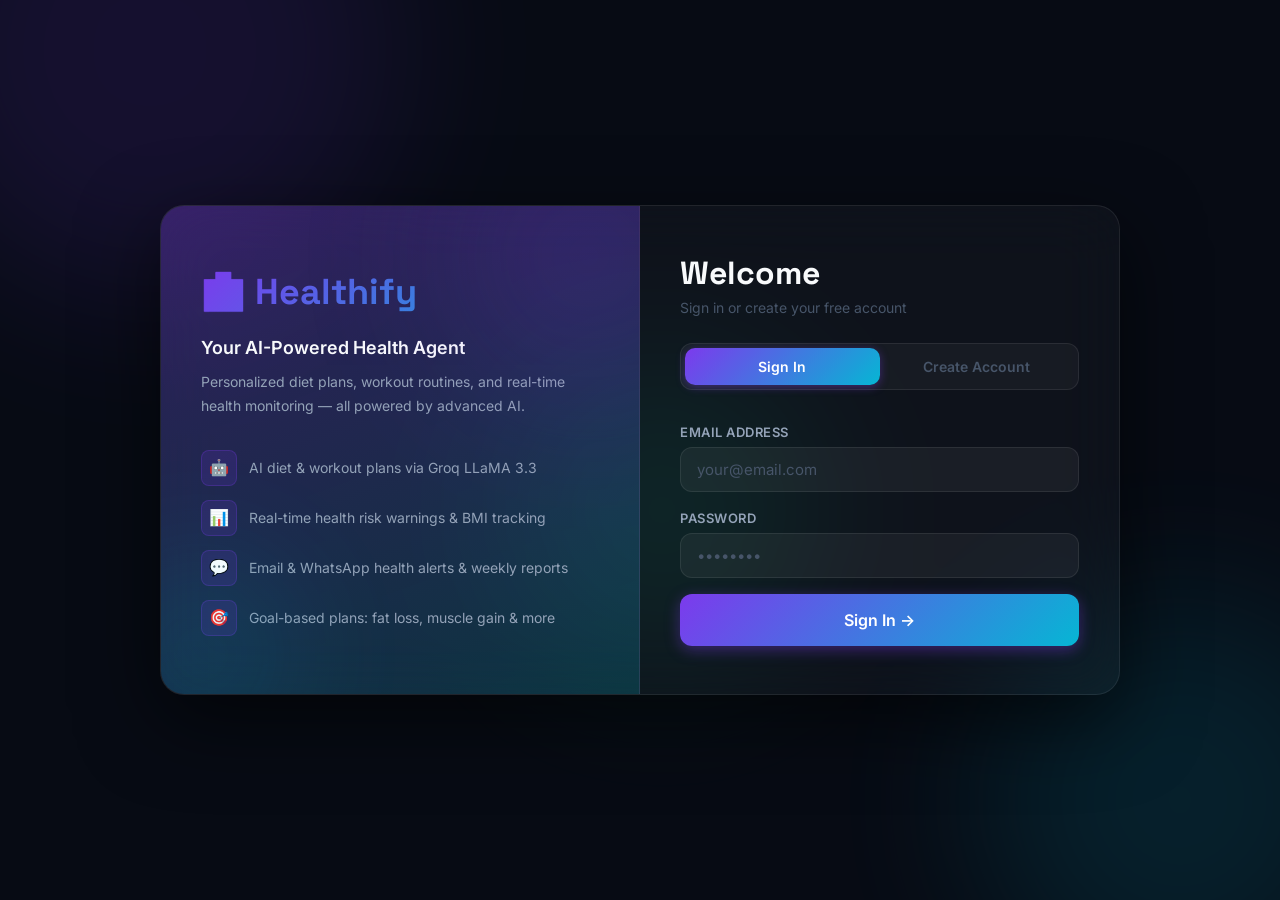
<file: frontend/index.html>
<!DOCTYPE html>
<html lang="en">
<head>
  <meta charset="UTF-8">
  <meta name="viewport" content="width=device-width, initial-scale=1.0">
  <title>Healthify AI — Your Personal Health Agent</title>
  <meta name="description" content="AI-powered personal health monitoring and planning. Get personalized diet plans, workout routines, and health insights powered by Groq AI.">
  <link rel="stylesheet" href="css/main.css">
  <style>
    .auth-page {
      min-height: 100vh;
      display: flex;
      align-items: center;
      justify-content: center;
      padding: 24px;
    }
    .auth-container {
      display: grid;
      grid-template-columns: 1fr 1fr;
      max-width: 960px;
      width: 100%;
      gap: 0;
      background: rgba(255,255,255,0.03);
      border: 1px solid var(--border);
      border-radius: var(--radius-xl);
      overflow: hidden;
      backdrop-filter: blur(30px);
      box-shadow: 0 25px 80px rgba(0,0,0,0.6);
    }
    .auth-hero {
      background: linear-gradient(160deg, rgba(124,58,237,0.3) 0%, rgba(6,182,212,0.2) 100%);
      padding: 48px 40px;
      display: flex;
      flex-direction: column;
      justify-content: center;
      position: relative;
      overflow: hidden;
      border-right: 1px solid var(--border);
    }
    .auth-hero::before {
      content: '';
      position: absolute;
      width: 300px; height: 300px;
      background: var(--primary);
      border-radius: 50%;
      filter: blur(80px);
      opacity: 0.15;
      top: -100px; right: -100px;
    }
    .auth-hero::after {
      content: '';
      position: absolute;
      width: 200px; height: 200px;
      background: var(--secondary);
      border-radius: 50%;
      filter: blur(60px);
      opacity: 0.12;
      bottom: -60px; left: -60px;
    }
    .hero-logo {
      font-family: 'Space Grotesk', sans-serif;
      font-size: 36px;
      font-weight: 900;
      background: var(--grad-brand);
      -webkit-background-clip: text;
      -webkit-text-fill-color: transparent;
      background-clip: text;
      margin-bottom: 12px;
    }
    .hero-tagline { font-size: 18px; font-weight: 600; color: var(--text-primary); margin-bottom: 8px; }
    .hero-sub { color: var(--text-secondary); font-size: 14px; line-height: 1.7; }
    .feature-list { margin-top: 32px; display: flex; flex-direction: column; gap: 14px; }
    .feature-item {
      display: flex; align-items: center; gap: 12px;
      font-size: 14px; color: var(--text-secondary);
    }
    .feature-icon {
      width: 36px; height: 36px;
      background: rgba(124,58,237,0.15);
      border: 1px solid rgba(124,58,237,0.25);
      border-radius: 8px;
      display: flex; align-items: center; justify-content: center;
      font-size: 16px; flex-shrink: 0;
    }

    .auth-form-panel { padding: 48px 40px; }
    .auth-tabs {
      display: flex;
      background: rgba(255,255,255,0.04);
      border-radius: var(--radius-md);
      padding: 4px;
      margin-bottom: 32px;
      border: 1px solid var(--border);
    }
    .auth-tab {
      flex: 1; padding: 10px; text-align: center;
      border-radius: calc(var(--radius-md) - 2px);
      font-weight: 600; font-size: 14px;
      border: none; background: transparent;
      color: var(--text-muted); cursor: pointer;
      font-family: inherit;
      transition: all var(--duration) var(--ease);
    }
    .auth-tab.active {
      background: var(--grad-brand); color: #fff;
      box-shadow: 0 2px 10px rgba(124,58,237,0.4);
    }
    .auth-form { display: none; }
    .auth-form.active { display: flex; flex-direction: column; gap: 16px; }
    .form-row { display: grid; grid-template-columns: 1fr 1fr; gap: 12px; }

    .divider-text {
      text-align: center;
      color: var(--text-muted);
      font-size: 12px;
      position: relative;
    }
    .divider-text::before, .divider-text::after {
      content: '';
      position: absolute;
      top: 50%; height: 1px;
      background: var(--border);
      width: 40%;
    }
    .divider-text::before { left: 0; }
    .divider-text::after  { right: 0; }

    @media (max-width: 768px) {
      .auth-container { grid-template-columns: 1fr; }
      .auth-hero { display: none; }
      .auth-form-panel { padding: 32px 24px; }
      .form-row { grid-template-columns: 1fr; }
    }
  </style>
</head>
<body>
  <!-- Animated Background -->
  <div class="animated-bg">
    <div class="orb orb-1"></div>
    <div class="orb orb-2"></div>
    <div class="orb orb-3"></div>
  </div>

  <div class="auth-page">
    <div class="auth-container">
      <!-- Hero Panel -->
      <div class="auth-hero">
        <div class="hero-logo">🏥 Healthify</div>
        <div class="hero-tagline">Your AI-Powered Health Agent</div>
        <p class="hero-sub">Personalized diet plans, workout routines, and real-time health monitoring — all powered by advanced AI.</p>
        <div class="feature-list">
          <div class="feature-item">
            <div class="feature-icon">🤖</div>
            <span>AI diet & workout plans via Groq LLaMA 3.3</span>
          </div>
          <div class="feature-item">
            <div class="feature-icon">📊</div>
            <span>Real-time health risk warnings & BMI tracking</span>
          </div>
          <div class="feature-item">
            <div class="feature-icon">💬</div>
            <span>Email & WhatsApp health alerts & weekly reports</span>
          </div>
          <div class="feature-item">
            <div class="feature-icon">🎯</div>
            <span>Goal-based plans: fat loss, muscle gain & more</span>
          </div>
        </div>
      </div>

      <!-- Auth Form Panel -->
      <div class="auth-form-panel">
        <h2 style="margin-bottom:4px">Welcome</h2>
        <p style="color:var(--text-muted);font-size:14px;margin-bottom:24px">Sign in or create your free account</p>

        <!-- Tab Switch -->
        <div class="auth-tabs">
          <button class="auth-tab active" onclick="switchTab('login')" id="tab-login">Sign In</button>
          <button class="auth-tab" onclick="switchTab('register')" id="tab-register">Create Account</button>
        </div>

        <!-- Login Form -->
        <form class="auth-form active" id="login-form" onsubmit="handleLogin(event)">
          <div class="form-group">
            <label class="form-label">Email Address</label>
            <input type="email" id="login-email" class="form-control" placeholder="your@email.com" required>
          </div>
          <div class="form-group">
            <label class="form-label">Password</label>
            <input type="password" id="login-password" class="form-control" placeholder="••••••••" required>
          </div>
          <div id="login-error" class="form-error"></div>
          <button type="submit" class="btn btn-primary btn-full btn-lg" id="login-btn">
            <span id="login-btn-text">Sign In →</span>
          </button>
        </form>

        <!-- Register Form -->
        <form class="auth-form" id="register-form" onsubmit="handleRegister(event)">
          <div class="form-row">
            <div class="form-group">
              <label class="form-label">Full Name</label>
              <input type="text" id="reg-name" class="form-control" placeholder="John Doe" required minlength="2">
            </div>
            <div class="form-group">
              <label class="form-label">Age (years)</label>
              <input type="number" id="reg-age" class="form-control" placeholder="25" required min="10" max="120">
            </div>
          </div>
          <div class="form-row">
            <div class="form-group">
              <label class="form-label">Gender</label>
              <select id="reg-gender" class="form-control" required>
                <option value="">Select...</option>
                <option value="male">Male</option>
                <option value="female">Female</option>
                <option value="other">Other</option>
              </select>
            </div>
            <div class="form-group">
              <label class="form-label">Height (cm)</label>
              <input type="number" id="reg-height" class="form-control" placeholder="170" required min="100" max="250">
            </div>
          </div>
          <div class="form-group">
            <label class="form-label">Email Address</label>
            <input type="email" id="reg-email" class="form-control" placeholder="your@email.com" required>
          </div>
          <div class="form-group">
            <label class="form-label">Password</label>
            <input type="password" id="reg-password" class="form-control" placeholder="Minimum 6 characters" required minlength="6">
          </div>
          <div class="form-row">
            <div class="form-group">
              <label class="form-label">WhatsApp Number <span style="color:var(--text-muted)">(optional)</span></label>
              <input type="tel" id="reg-phone" class="form-control" placeholder="+91 98765 43210">
            </div>
            <div class="form-group">
              <label class="form-label">Activity Level</label>
              <select id="reg-activity" class="form-control">
                <option value="sedentary">Sedentary (desk job)</option>
                <option value="light">Light (1-3 days/wk)</option>
                <option value="moderate" selected>Moderate (3-5 days/wk)</option>
                <option value="active">Active (6-7 days/wk)</option>
                <option value="very_active">Very Active (hard training)</option>
              </select>
            </div>
          </div>
          <div id="reg-error" class="form-error"></div>
          <button type="submit" class="btn btn-primary btn-full btn-lg" id="reg-btn">
            <span id="reg-btn-text">Create Account →</span>
          </button>
          <p style="font-size:12px;color:var(--text-muted);text-align:center">
            By registering, you agree that this is an AI health assistant and not a substitute for medical advice.
          </p>
        </form>
      </div>
    </div>
  </div>

  <div id="toast-container"></div>
  <script src="js/api.js"></script>
  <script>
    // Redirect if already logged in
    if (isAuthenticated()) window.location.href = 'dashboard.html';

    function switchTab(tab) {
      document.querySelectorAll('.auth-tab').forEach(t => t.classList.remove('active'));
      document.querySelectorAll('.auth-form').forEach(f => f.classList.remove('active'));
      document.getElementById(`tab-${tab}`).classList.add('active');
      document.getElementById(`${tab}-form`).classList.add('active');
    }

    async function handleLogin(e) {
      e.preventDefault();
      const btn = document.getElementById('login-btn');
      const btnText = document.getElementById('login-btn-text');
      const errEl = document.getElementById('login-error');
      errEl.style.display = 'none';
      btn.disabled = true;
      btnText.innerHTML = '<div class="spinner spinner-sm" style="border-color:rgba(255,255,255,.3);border-top-color:#fff;display:inline-block"></div> Signing in...';

      try {
        await AuthAPI.login(
          document.getElementById('login-email').value,
          document.getElementById('login-password').value
        );
        showToast('Welcome back! Redirecting...', 'success');
        setTimeout(() => window.location.href = 'dashboard.html', 800);
      } catch (err) {
        errEl.textContent = err.message;
        errEl.style.display = 'block';
        btn.disabled = false;
        btnText.textContent = 'Sign In →';
      }
    }

    async function handleRegister(e) {
      e.preventDefault();
      const btn = document.getElementById('reg-btn');
      const btnText = document.getElementById('reg-btn-text');
      const errEl = document.getElementById('reg-error');
      errEl.style.display = 'none';
      btn.disabled = true;
      btnText.innerHTML = '<div class="spinner spinner-sm" style="border-color:rgba(255,255,255,.3);border-top-color:#fff;display:inline-block"></div> Creating account...';

      const phone = document.getElementById('reg-phone').value.trim();
      const payload = {
        name: document.getElementById('reg-name').value.trim(),
        age: parseInt(document.getElementById('reg-age').value),
        gender: document.getElementById('reg-gender').value,
        email: document.getElementById('reg-email').value.trim(),
        password: document.getElementById('reg-password').value,
        height_cm: parseFloat(document.getElementById('reg-height').value),
        activity_level: document.getElementById('reg-activity').value,
        ...(phone ? { phone } : {}),
      };

      try {
        await AuthAPI.register(payload);
        showToast('Account created! Let\'s set up your health profile.', 'success');
        setTimeout(() => window.location.href = 'health-input.html', 1000);
      } catch (err) {
        errEl.textContent = err.message;
        errEl.style.display = 'block';
        btn.disabled = false;
        btnText.textContent = 'Create Account →';
      }
    }
  </script>
</body>
</html>
</file>
<file: frontend/css/main.css>
/* ============================================================
   HEALTHIFY AI — Global Design System
   ============================================================ */

@import url('https://fonts.googleapis.com/css2?family=Inter:wght@300;400;500;600;700;800;900&family=Space+Grotesk:wght@400;500;600;700&display=swap');

/* ─── CSS Custom Properties ───────────────────────────────── */
:root {
  /* Colors */
  --bg-base:       #070b14;
  --bg-surface:    #0d1425;
  --bg-card:       rgba(255,255,255,0.04);
  --bg-card-hover: rgba(255,255,255,0.07);
  --border:        rgba(255,255,255,0.08);
  --border-bright: rgba(255,255,255,0.15);

  /* Brand */
  --primary:     #7c3aed;
  --primary-lt:  #9d5bf5;
  --secondary:   #06b6d4;
  --accent:      #10b981;
  --warning:     #f59e0b;
  --danger:      #ef4444;
  --info:        #3b82f6;

  /* Text */
  --text-primary:   #f8fafc;
  --text-secondary: #94a3b8;
  --text-muted:     #475569;

  /* Gradients */
  --grad-brand:   linear-gradient(135deg, #7c3aed 0%, #06b6d4 100%);
  --grad-success: linear-gradient(135deg, #059669 0%, #10b981 100%);
  --grad-warn:    linear-gradient(135deg, #d97706 0%, #f59e0b 100%);
  --grad-danger:  linear-gradient(135deg, #dc2626 0%, #ef4444 100%);
  --grad-card:    linear-gradient(135deg, rgba(124,58,237,0.15) 0%, rgba(6,182,212,0.08) 100%);

  /* Spacing */
  --space-xs: 4px;  --space-sm: 8px;  --space-md: 16px;
  --space-lg: 24px; --space-xl: 32px; --space-2xl: 48px;

  /* Radius */
  --radius-sm: 8px;  --radius-md: 12px;
  --radius-lg: 16px; --radius-xl: 24px;

  /* Shadow */
  --shadow-sm:   0 1px 3px rgba(0,0,0,0.4);
  --shadow-md:   0 4px 20px rgba(0,0,0,0.5);
  --shadow-lg:   0 8px 40px rgba(0,0,0,0.6);
  --shadow-glow: 0 0 30px rgba(124,58,237,0.25);

  /* Transitions */
  --ease: cubic-bezier(0.4, 0, 0.2, 1);
  --duration: 200ms;
}

/* ─── Reset & Base ────────────────────────────────────────── */
*, *::before, *::after { box-sizing: border-box; margin: 0; padding: 0; }

html { scroll-behavior: smooth; font-size: 16px; }

body {
  font-family: 'Inter', system-ui, -apple-system, sans-serif;
  background-color: var(--bg-base);
  color: var(--text-primary);
  line-height: 1.6;
  min-height: 100vh;
  -webkit-font-smoothing: antialiased;
}

/* ─── Scrollbar ───────────────────────────────────────────── */
::-webkit-scrollbar { width: 6px; height: 6px; }
::-webkit-scrollbar-track { background: var(--bg-surface); }
::-webkit-scrollbar-thumb { background: var(--primary); border-radius: 99px; }

/* ─── Typography ──────────────────────────────────────────── */
h1,h2,h3,h4,h5,h6 {
  font-family: 'Space Grotesk', 'Inter', sans-serif;
  font-weight: 700;
  line-height: 1.2;
  color: var(--text-primary);
}
h1 { font-size: clamp(28px, 5vw, 48px); }
h2 { font-size: clamp(22px, 3vw, 32px); }
h3 { font-size: clamp(18px, 2.5vw, 24px); }
h4 { font-size: 18px; }
p  { color: var(--text-secondary); }
a  { color: var(--primary-lt); text-decoration: none; transition: color var(--duration) var(--ease); }
a:hover { color: var(--secondary); }

/* ─── Layout Utilities ────────────────────────────────────── */
.container { max-width: 1200px; margin: 0 auto; padding: 0 var(--space-lg); }
.flex       { display: flex; }
.flex-col   { display: flex; flex-direction: column; }
.items-center { align-items: center; }
.justify-between { justify-content: space-between; }
.justify-center  { justify-content: center; }
.gap-sm { gap: var(--space-sm); }
.gap-md { gap: var(--space-md); }
.gap-lg { gap: var(--space-lg); }
.grid-2 { display: grid; grid-template-columns: repeat(2, 1fr); gap: var(--space-md); }
.grid-3 { display: grid; grid-template-columns: repeat(3, 1fr); gap: var(--space-md); }
.grid-4 { display: grid; grid-template-columns: repeat(4, 1fr); gap: var(--space-md); }

/* ─── Cards ───────────────────────────────────────────────── */
.card {
  background: var(--bg-card);
  border: 1px solid var(--border);
  border-radius: var(--radius-lg);
  padding: var(--space-lg);
  backdrop-filter: blur(20px);
  -webkit-backdrop-filter: blur(20px);
  transition: border-color var(--duration) var(--ease),
              background var(--duration) var(--ease),
              transform var(--duration) var(--ease);
}
.card:hover {
  border-color: var(--border-bright);
  background: var(--bg-card-hover);
}
.card-glow { box-shadow: var(--shadow-glow); }
.card-gradient { background: var(--grad-card); }

/* ─── Buttons ─────────────────────────────────────────────── */
.btn {
  display: inline-flex;
  align-items: center;
  justify-content: center;
  gap: var(--space-sm);
  padding: 12px 24px;
  border-radius: var(--radius-md);
  font-weight: 600;
  font-size: 14px;
  border: none;
  cursor: pointer;
  transition: all var(--duration) var(--ease);
  font-family: inherit;
  text-decoration: none;
  white-space: nowrap;
}
.btn:active { transform: scale(0.97); }

.btn-primary {
  background: var(--grad-brand);
  color: #fff;
  box-shadow: 0 4px 15px rgba(124,58,237,0.4);
}
.btn-primary:hover {
  box-shadow: 0 6px 25px rgba(124,58,237,0.6);
  transform: translateY(-1px);
  color: #fff;
}

.btn-secondary {
  background: transparent;
  color: var(--text-primary);
  border: 1px solid var(--border-bright);
}
.btn-secondary:hover {
  background: var(--bg-card-hover);
  border-color: var(--primary);
  color: var(--primary-lt);
}

.btn-success { background: var(--grad-success); color: #fff; }
.btn-danger  { background: var(--grad-danger);  color: #fff; }
.btn-sm { padding: 8px 16px; font-size: 13px; border-radius: var(--radius-sm); }
.btn-lg { padding: 16px 36px; font-size: 16px; border-radius: var(--radius-md); }
.btn-full { width: 100%; }

.btn:disabled {
  opacity: 0.5;
  cursor: not-allowed;
  transform: none !important;
}

/* ─── Forms ───────────────────────────────────────────────── */
.form-group { display: flex; flex-direction: column; gap: var(--space-xs); }

.form-label {
  font-size: 13px;
  font-weight: 600;
  color: var(--text-secondary);
  letter-spacing: 0.5px;
  text-transform: uppercase;
}

.form-control {
  width: 100%;
  padding: 12px 16px;
  background: rgba(255,255,255,0.05);
  border: 1px solid var(--border);
  border-radius: var(--radius-md);
  color: var(--text-primary);
  font-size: 15px;
  font-family: inherit;
  transition: border-color var(--duration) var(--ease),
              box-shadow var(--duration) var(--ease),
              background var(--duration) var(--ease);
  outline: none;
}
.form-control::placeholder { color: var(--text-muted); }
.form-control:focus {
  border-color: var(--primary);
  box-shadow: 0 0 0 3px rgba(124,58,237,0.15);
  background: rgba(124,58,237,0.05);
}
.form-control:hover:not(:focus) { border-color: var(--border-bright); }

select.form-control option { background: #1e293b; color: var(--text-primary); }

.form-hint { font-size: 12px; color: var(--text-muted); }
.form-error { font-size: 12px; color: var(--danger); display: none; }
.form-error.visible { display: block; }

/* ─── Badges & Pills ──────────────────────────────────────── */
.badge {
  display: inline-flex;
  align-items: center;
  gap: 4px;
  padding: 4px 10px;
  border-radius: 99px;
  font-size: 12px;
  font-weight: 600;
}
.badge-primary   { background: rgba(124,58,237,0.2);  color: #a78bfa; border: 1px solid rgba(124,58,237,0.3); }
.badge-success   { background: rgba(16,185,129,0.15); color: #34d399; border: 1px solid rgba(16,185,129,0.3); }
.badge-warning   { background: rgba(245,158,11,0.15); color: #fbbf24; border: 1px solid rgba(245,158,11,0.3); }
.badge-danger    { background: rgba(239,68,68,0.15);  color: #f87171; border: 1px solid rgba(239,68,68,0.3); }
.badge-info      { background: rgba(59,130,246,0.15); color: #60a5fa; border: 1px solid rgba(59,130,246,0.3); }
.badge-secondary { background: rgba(255,255,255,0.08); color: var(--text-secondary); border: 1px solid var(--border); }

/* ─── Warning Banners ────────────────────────────────────── */
.alert {
  padding: var(--space-md) var(--space-lg);
  border-radius: var(--radius-md);
  border-left: 4px solid;
  display: flex;
  gap: var(--space-md);
  align-items: flex-start;
}
.alert-critical { background: rgba(239,68,68,0.1);   border-color: var(--danger);  }
.alert-high     { background: rgba(249,115,22,0.1);  border-color: #f97316; }
.alert-moderate { background: rgba(245,158,11,0.1);  border-color: var(--warning); }
.alert-info     { background: rgba(59,130,246,0.1);  border-color: var(--info);    }
.alert .alert-icon { font-size: 20px; flex-shrink: 0; margin-top: 2px; }
.alert-title    { font-weight: 700; color: var(--text-primary); font-size: 15px; }
.alert-message  { font-size: 14px; color: var(--text-secondary); margin-top: 2px; }
.alert-action   { font-size: 13px; color: var(--secondary); margin-top: 4px; font-style: italic; }

/* ─── Metric Cards ────────────────────────────────────────── */
.metric-card {
  background: var(--bg-card);
  border: 1px solid var(--border);
  border-radius: var(--radius-lg);
  padding: var(--space-lg);
  position: relative;
  overflow: hidden;
  transition: all var(--duration) var(--ease);
}
.metric-card::before {
  content: '';
  position: absolute;
  top: 0; left: 0; right: 0;
  height: 3px;
  background: var(--grad-brand);
  border-radius: var(--radius-lg) var(--radius-lg) 0 0;
}
.metric-card:hover { transform: translateY(-2px); box-shadow: var(--shadow-md); border-color: var(--border-bright); }
.metric-card .metric-icon { font-size: 28px; margin-bottom: var(--space-sm); }
.metric-card .metric-label { font-size: 12px; font-weight: 600; color: var(--text-muted); text-transform: uppercase; letter-spacing: 0.8px; }
.metric-card .metric-value { font-size: 32px; font-weight: 800; color: var(--text-primary); line-height: 1.1; margin: 4px 0; font-family: 'Space Grotesk', sans-serif; }
.metric-card .metric-sub   { font-size: 13px; color: var(--text-secondary); }

/* ─── Loading Spinner ─────────────────────────────────────── */
.spinner {
  width: 40px; height: 40px;
  border: 3px solid var(--border);
  border-top-color: var(--primary);
  border-radius: 50%;
  animation: spin 0.7s linear infinite;
}
.spinner-sm { width: 18px; height: 18px; border-width: 2px; }
@keyframes spin { to { transform: rotate(360deg); } }

.loading-overlay {
  position: fixed; inset: 0;
  background: rgba(7,11,20,0.85);
  display: flex; flex-direction: column;
  align-items: center; justify-content: center;
  gap: var(--space-md);
  z-index: 1000;
  backdrop-filter: blur(4px);
  opacity: 0; pointer-events: none;
  transition: opacity var(--duration) var(--ease);
}
.loading-overlay.active { opacity: 1; pointer-events: all; }
.loading-text { color: var(--text-secondary); font-size: 15px; }

/* ─── Navigation (Sidebar) ────────────────────────────────── */
.sidebar {
  width: 240px;
  min-height: 100vh;
  background: var(--bg-surface);
  border-right: 1px solid var(--border);
  display: flex;
  flex-direction: column;
  position: fixed;
  left: 0; top: 0; bottom: 0;
  z-index: 100;
  padding: var(--space-lg) 0;
}
.sidebar-logo {
  padding: 0 var(--space-lg) var(--space-lg);
  border-bottom: 1px solid var(--border);
  margin-bottom: var(--space-md);
}
.sidebar-logo .logo-text {
  font-family: 'Space Grotesk', sans-serif;
  font-size: 22px;
  font-weight: 800;
  background: var(--grad-brand);
  -webkit-background-clip: text;
  -webkit-text-fill-color: transparent;
  background-clip: text;
}
.sidebar-logo .logo-sub { font-size: 11px; color: var(--text-muted); letter-spacing: 1px; text-transform: uppercase; }

.nav-item {
  display: flex;
  align-items: center;
  gap: var(--space-md);
  padding: 12px var(--space-lg);
  color: var(--text-secondary);
  font-weight: 500;
  font-size: 14px;
  cursor: pointer;
  transition: all var(--duration) var(--ease);
  border-radius: 0;
  text-decoration: none;
  border-left: 3px solid transparent;
}
.nav-item:hover {
  color: var(--text-primary);
  background: rgba(124,58,237,0.08);
}
.nav-item.active {
  color: var(--primary-lt);
  background: rgba(124,58,237,0.12);
  border-left-color: var(--primary);
}
.nav-item .nav-icon { font-size: 18px; width: 20px; text-align: center; }

.main-content {
  margin-left: 240px;
  min-height: 100vh;
  padding: var(--space-xl);
}

/* ─── Page Header ─────────────────────────────────────────── */
.page-header {
  display: flex;
  align-items: center;
  justify-content: space-between;
  margin-bottom: var(--space-xl);
  padding-bottom: var(--space-lg);
  border-bottom: 1px solid var(--border);
}
.page-title { font-size: 28px; font-weight: 800; }
.page-subtitle { color: var(--text-secondary); font-size: 15px; margin-top: 4px; }

/* ─── Tabs ────────────────────────────────────────────────── */
.tabs {
  display: flex;
  background: var(--bg-surface);
  border-radius: var(--radius-md);
  padding: 4px;
  gap: 4px;
  border: 1px solid var(--border);
}
.tab-btn {
  flex: 1;
  padding: 10px 20px;
  border-radius: calc(var(--radius-md) - 2px);
  font-weight: 600;
  font-size: 14px;
  border: none;
  cursor: pointer;
  background: transparent;
  color: var(--text-muted);
  transition: all var(--duration) var(--ease);
  font-family: inherit;
}
.tab-btn.active {
  background: var(--grad-brand);
  color: #fff;
  box-shadow: 0 2px 10px rgba(124,58,237,0.4);
}
.tab-btn:hover:not(.active) { color: var(--text-primary); background: var(--bg-card); }

.tab-panel { display: none; }
.tab-panel.active { display: block; }

/* ─── Progress Bar ────────────────────────────────────────── */
.progress-bar-wrap {
  background: rgba(255,255,255,0.07);
  border-radius: 99px;
  height: 8px;
  overflow: hidden;
}
.progress-bar-fill {
  height: 100%;
  border-radius: 99px;
  background: var(--grad-brand);
  transition: width 0.8s var(--ease);
}

/* ─── Divider ─────────────────────────────────────────────── */
.divider { height: 1px; background: var(--border); margin: var(--space-lg) 0; }

/* ─── Toast Notifications ─────────────────────────────────── */
#toast-container {
  position: fixed; bottom: 24px; right: 24px;
  display: flex; flex-direction: column; gap: var(--space-sm);
  z-index: 9999;
}
.toast {
  background: var(--bg-surface);
  border: 1px solid var(--border);
  border-radius: var(--radius-md);
  padding: 14px 20px;
  min-width: 280px;
  max-width: 380px;
  display: flex;
  align-items: center;
  gap: var(--space-md);
  box-shadow: var(--shadow-lg);
  animation: slideIn 0.3s var(--ease);
  font-size: 14px;
}
.toast.success { border-left: 3px solid var(--accent); }
.toast.error   { border-left: 3px solid var(--danger); }
.toast.warning { border-left: 3px solid var(--warning); }
.toast.info    { border-left: 3px solid var(--info);   }
@keyframes slideIn {
  from { opacity: 0; transform: translateX(100%); }
  to   { opacity: 1; transform: translateX(0); }
}
@keyframes slideOut {
  from { opacity: 1; transform: translateX(0); }
  to   { opacity: 0; transform: translateX(100%); }
}
.toast.removing { animation: slideOut 0.3s var(--ease) forwards; }

/* ─── Animated Background ─────────────────────────────────── */
.animated-bg {
  position: fixed; inset: 0; z-index: -1;
  background: var(--bg-base);
  overflow: hidden;
}
.animated-bg .orb {
  position: absolute;
  border-radius: 50%;
  filter: blur(80px);
  opacity: 0.12;
  animation: float 8s ease-in-out infinite;
}
.orb-1 { width: 500px; height: 500px; background: var(--primary); top: -200px; left: -100px; animation-delay: 0s; }
.orb-2 { width: 400px; height: 400px; background: var(--secondary); bottom: -100px; right: -100px; animation-delay: -3s; }
.orb-3 { width: 300px; height: 300px; background: var(--accent); top: 40%; left: 40%; animation-delay: -5s; }
@keyframes float {
  0%,100% { transform: translateY(0) scale(1); }
  50%      { transform: translateY(-30px) scale(1.05); }
}

/* ─── Unit Toggle ─────────────────────────────────────────── */
.unit-toggle {
  display: flex;
  background: rgba(255,255,255,0.05);
  border: 1px solid var(--border);
  border-radius: var(--radius-sm);
  overflow: hidden;
}
.unit-btn {
  padding: 6px 16px;
  font-size: 12px;
  font-weight: 600;
  border: none;
  background: transparent;
  color: var(--text-muted);
  cursor: pointer;
  font-family: inherit;
  transition: all var(--duration) var(--ease);
}
.unit-btn.active { background: var(--primary); color: #fff; }
.unit-btn:hover:not(.active) { background: rgba(255,255,255,0.06); color: var(--text-primary); }

/* ─── Step Wizard ─────────────────────────────────────────── */
.wizard-steps {
  display: flex;
  align-items: center;
  gap: 0;
  margin-bottom: var(--space-2xl);
}
.step {
  display: flex;
  align-items: center;
  gap: var(--space-sm);
  flex: 1;
}
.step:last-child { flex: none; }
.step-dot {
  width: 36px; height: 36px;
  border-radius: 50%;
  display: flex; align-items: center; justify-content: center;
  font-weight: 700; font-size: 14px;
  background: var(--bg-surface);
  border: 2px solid var(--border);
  color: var(--text-muted);
  transition: all 0.3s var(--ease);
  flex-shrink: 0;
}
.step.active .step-dot {
  background: var(--primary);
  border-color: var(--primary);
  color: #fff;
  box-shadow: 0 0 0 4px rgba(124,58,237,0.25);
}
.step.done .step-dot {
  background: var(--accent);
  border-color: var(--accent);
  color: #fff;
}
.step-label { font-size: 13px; color: var(--text-muted); font-weight: 500; white-space: nowrap; }
.step.active .step-label { color: var(--primary-lt); font-weight: 600; }
.step.done .step-label { color: var(--accent); }
.step-connector {
  flex: 1;
  height: 2px;
  background: var(--border);
  margin: 0 8px;
}
.step.done + .step .step-connector,
.step.active + .step .step-connector { background: var(--primary); }

/* ─── Meal Timeline ───────────────────────────────────────── */
.meal-item {
  display: flex;
  gap: var(--space-lg);
  padding: var(--space-lg);
  background: var(--bg-card);
  border: 1px solid var(--border);
  border-radius: var(--radius-md);
  margin-bottom: var(--space-md);
  transition: border-color var(--duration) var(--ease);
}
.meal-item:hover { border-color: var(--primary); }
.meal-time-badge {
  background: var(--grad-brand);
  padding: 6px 12px;
  border-radius: var(--radius-sm);
  font-size: 12px;
  font-weight: 700;
  color: #fff;
  white-space: nowrap;
  height: fit-content;
}
.meal-foods-grid {
  display: grid;
  grid-template-columns: repeat(auto-fill, minmax(160px, 1fr));
  gap: var(--space-sm);
  margin-top: var(--space-sm);
}
.food-chip {
  background: rgba(124,58,237,0.1);
  border: 1px solid rgba(124,58,237,0.2);
  border-radius: var(--radius-sm);
  padding: 8px 12px;
  font-size: 13px;
}
.food-name { font-weight: 600; color: var(--text-primary); }
.food-meta { font-size: 11px; color: var(--text-muted); margin-top: 2px; }
.food-cals { color: var(--warning); font-weight: 600; }

/* ─── Exercise Card ───────────────────────────────────────── */
.exercise-card {
  background: var(--bg-card);
  border: 1px solid var(--border);
  border-radius: var(--radius-md);
  padding: var(--space-md);
  transition: all var(--duration) var(--ease);
}
.exercise-card:hover { border-color: var(--secondary); transform: translateY(-1px); }
.exercise-name { font-weight: 700; font-size: 15px; color: var(--text-primary); }
.exercise-meta { display: flex; gap: var(--space-sm); flex-wrap: wrap; margin-top: var(--space-sm); }
.exercise-tag {
  background: rgba(6,182,212,0.1);
  border: 1px solid rgba(6,182,212,0.2);
  border-radius: 99px;
  padding: 3px 10px;
  font-size: 12px;
  color: var(--secondary);
}

/* ─── Responsive ──────────────────────────────────────────── */
@media (max-width: 768px) {
  .sidebar { transform: translateX(-100%); transition: transform 0.3s var(--ease); }
  .sidebar.open { transform: translateX(0); }
  .main-content { margin-left: 0; padding: var(--space-md); }
  .grid-2,.grid-3,.grid-4 { grid-template-columns: 1fr; }
  .wizard-steps { overflow-x: auto; padding-bottom: var(--space-sm); }
}

/* ─── Utility Helpers ─────────────────────────────────────── */
.hidden   { display: none !important; }
.visible  { display: block !important; }
.text-center { text-align: center; }
.text-right  { text-align: right; }
.font-bold   { font-weight: 700; }
.text-primary-color  { color: var(--primary-lt); }
.text-success { color: var(--accent); }
.text-warning { color: var(--warning); }
.text-danger  { color: var(--danger); }
.text-muted   { color: var(--text-muted); }
.mt-sm { margin-top: var(--space-sm); }
.mt-md { margin-top: var(--space-md); }
.mt-lg { margin-top: var(--space-lg); }
.mb-md { margin-bottom: var(--space-md); }
.mb-lg { margin-bottom: var(--space-lg); }
.p-lg  { padding: var(--space-lg); }
.w-full { width: 100%; }
</file>
